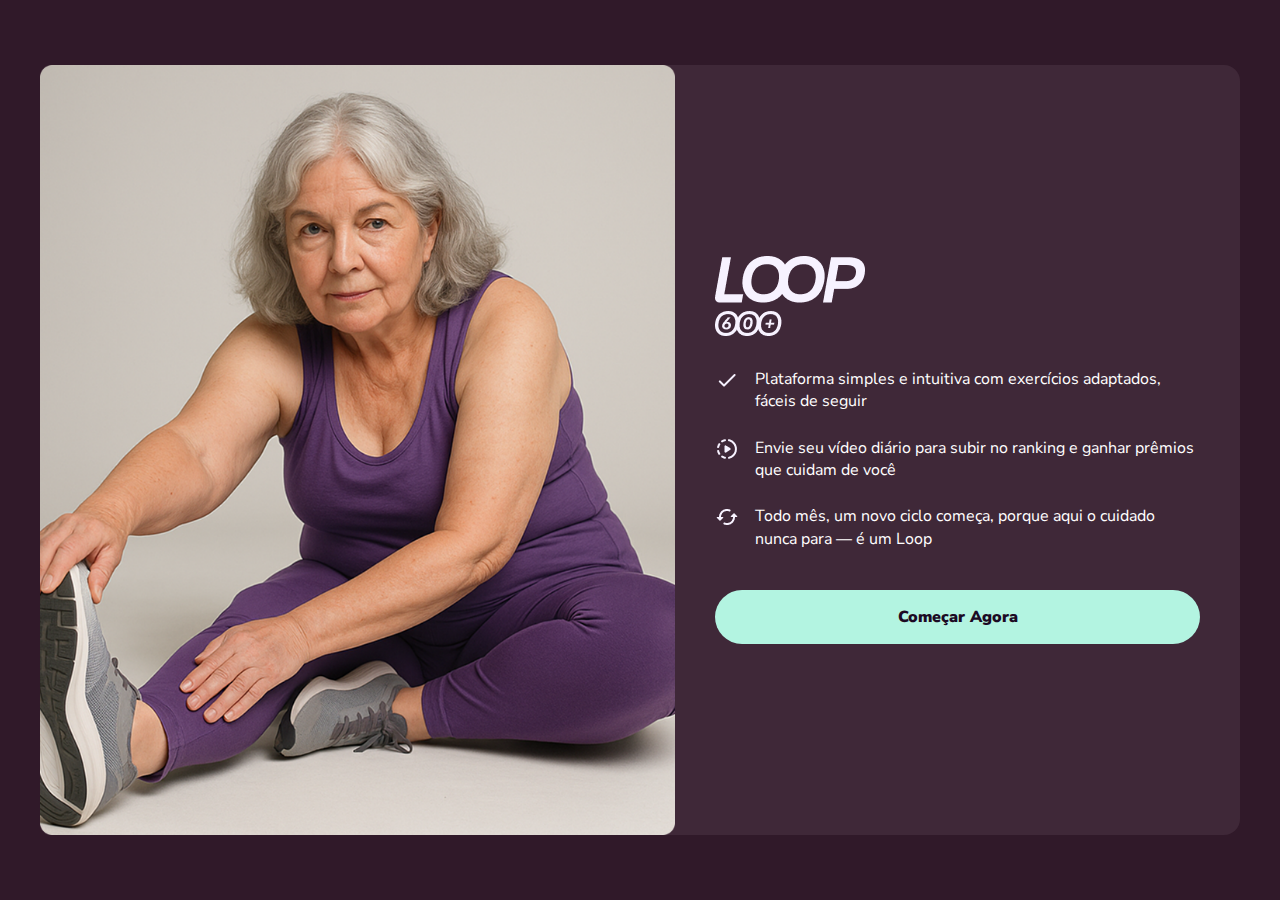
<file: index.html>
<!DOCTYPE html>
<html lang="pt-br">
<head>
  <meta charset="UTF-8" />
  <meta name="viewport" content="width=device-width, initial-scale=1.0"/>
  <title>Loop 60+</title>
  <link href="https://fonts.googleapis.com/css2?family=Nunito+Sans:wght@400;600;700&display=swap" rel="stylesheet" />
  <link rel="stylesheet" href="./style.css"/>
</head>
<body>
  <div class="hero">
    <!-- Imagem principal -->
    <div class="hero-image">
      <img src="assets/senhora.png" alt="Pessoa se exercitando">
    </div>

    <!-- Conteúdo à direita (ou embaixo no mobile) -->
    <div class="hero-content">
      <!-- Logo -->
      <img src="assets/logo_branca.png" alt="Loop 60+" class="logo">

      <!-- Lista de benefícios -->
      <ul class="features">
        <li>
          <img src="assets/check.png" alt="" class="icon">
          <span>Plataforma simples e intuitiva com exercícios adaptados, fáceis de seguir</span>
        </li>
        <li>
          <img src="assets/Slow_motion_video.png" alt="" class="icon">
          <span>Envie seu vídeo diário para subir no ranking e ganhar prêmios que cuidam de você</span>
        </li>
        <li>
          <img src="assets/loop.png" alt="" class="icon">
          <span>Todo mês, um novo ciclo começa, porque aqui o cuidado nunca para — é um Loop</span>
        </li>
      </ul>

      <!-- Call to action -->
      <a href="./pages/login.html" class="btn">Começar Agora</a>
    </div>
  </div>
</body>
</html>
</file>
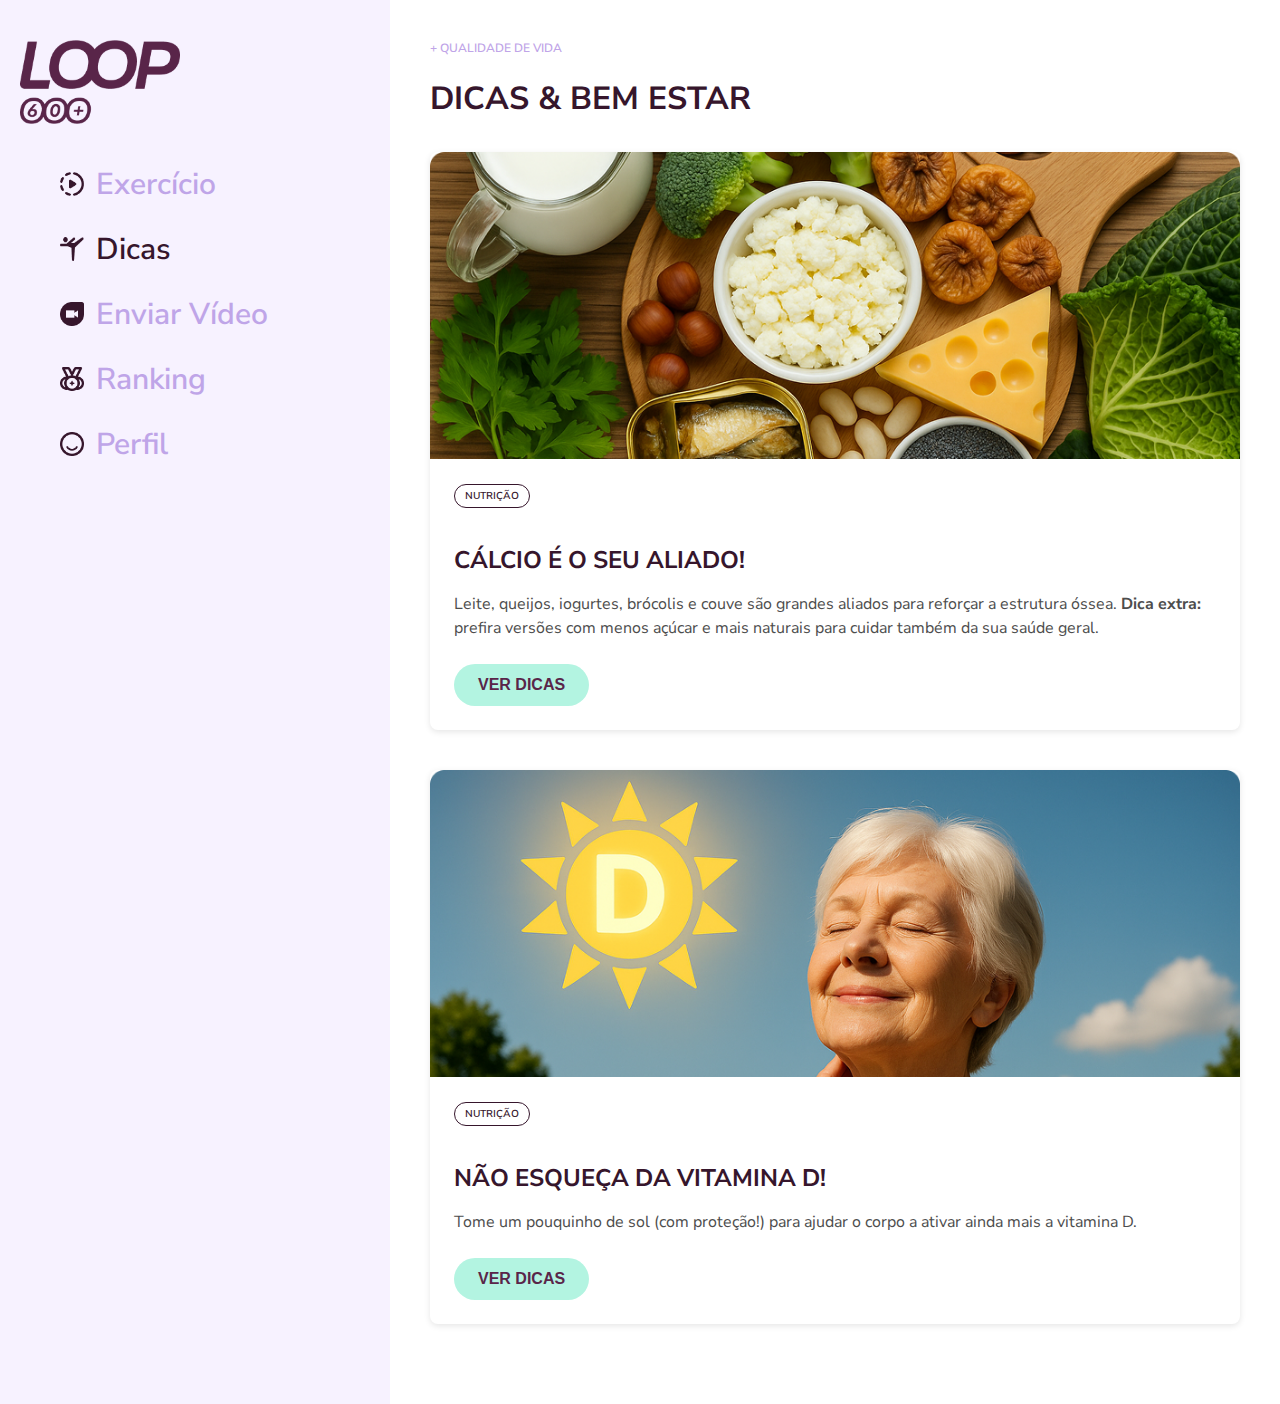
<file: pages/dicas.html>
<!DOCTYPE html>
<html lang="pt-br">
<head>
  <meta charset="UTF-8" />
  <meta name="viewport" content="width=device-width, initial-scale=1.0"/>
  <title>Loop 60+ — Dicas & Bem Estar</title>

  <!-- Google Font Nunito Sans -->
  <link
    href="https://fonts.googleapis.com/css2?family=Nunito+Sans:wght@400;600;700&display=swap"
    rel="stylesheet"
  />

  <!-- CSS principal -->
  <link rel="stylesheet" href="../style/dicas.css"/>
</head>
<body class="dicas-page">
  <div class="container">

    <!-- ===== SIDEBAR ===== -->
    <aside class="sidebar">
      <img src="../assets/logo_roxa.png" alt="Loop 60+" class="sidebar-logo"/>
      <nav class="sidebar-nav">
        <ul>
          <li>
            <a href="./exercicio.html">
              <img src="../assets/icon-exercicio.png" alt="" class="icon"/>
              <span>Exercício</span>
            </a>
          </li>
          <li class="active">
            <a href="./dicas.html">
              <img src="../assets/icon-dicas.png" alt="" class="icon"/>
              <span>Dicas</span>
            </a>
          </li>
          <li>
            <a href="./enviar_video.html">
              <img src="../assets/icon-video.png" alt="" class="icon"/>
              <span>Enviar Vídeo</span>
            </a>
          </li>
          <li>
            <a href="./ranking.html">
              <img src="../assets/icon-ranking.png" alt="" class="icon"/>
              <span>Ranking</span>
            </a>
          </li>
          <li>
            <a href="./perfil.html">
              <img src="../assets/icon-perfil.png" alt="" class="icon"/>
              <span>Perfil</span>
            </a>
          </li>
        </ul>
      </nav>
    </aside>

    <!-- ===== CONTEÚDO PRINCIPAL ===== -->
    <main class="content">
      <header class="page-header">
        <span class="quality">+ QUALIDADE DE VIDA</span>
        <h1>DICAS & BEM ESTAR</h1>
      </header>

      <section class="cards">
        <!-- Card 1 -->
        <article class="card">
          <div class="card-image">
            <img src="../assets/vegetais.png" alt="Cálcio">
          </div>
          <div class="card-body">
            <span class="badge">Nutrição</span>
            <h2>CÁLCIO É O SEU ALIADO!</h2>
            <p>
              Leite, queijos, iogurtes, brócolis e couve são grandes aliados para reforçar a estrutura óssea.  
              <strong>Dica extra:</strong> prefira versões com menos açúcar e mais naturais para cuidar também da sua saúde geral.
            </p>
            <button class="btn card-btn">Ver Dicas</button>
          </div>
        </article>

        <!-- Card 2 -->
        <article class="card">
          <div class="card-image">
            <img src="../assets/vitamina_d.png" alt="Vitamina D">
          </div>
          <div class="card-body">
            <span class="badge">Nutrição</span>
            <h2>NÃO ESQUEÇA DA VITAMINA D!</h2>
            <p>
              Tome um pouquinho de sol (com proteção!) para ajudar o corpo a ativar ainda mais a vitamina D.
            </p>
            <button class="btn card-btn">Ver Dicas</button>
          </div>
        </article>
      </section>
    </main>

  </div>
</body>
</html>
</file>
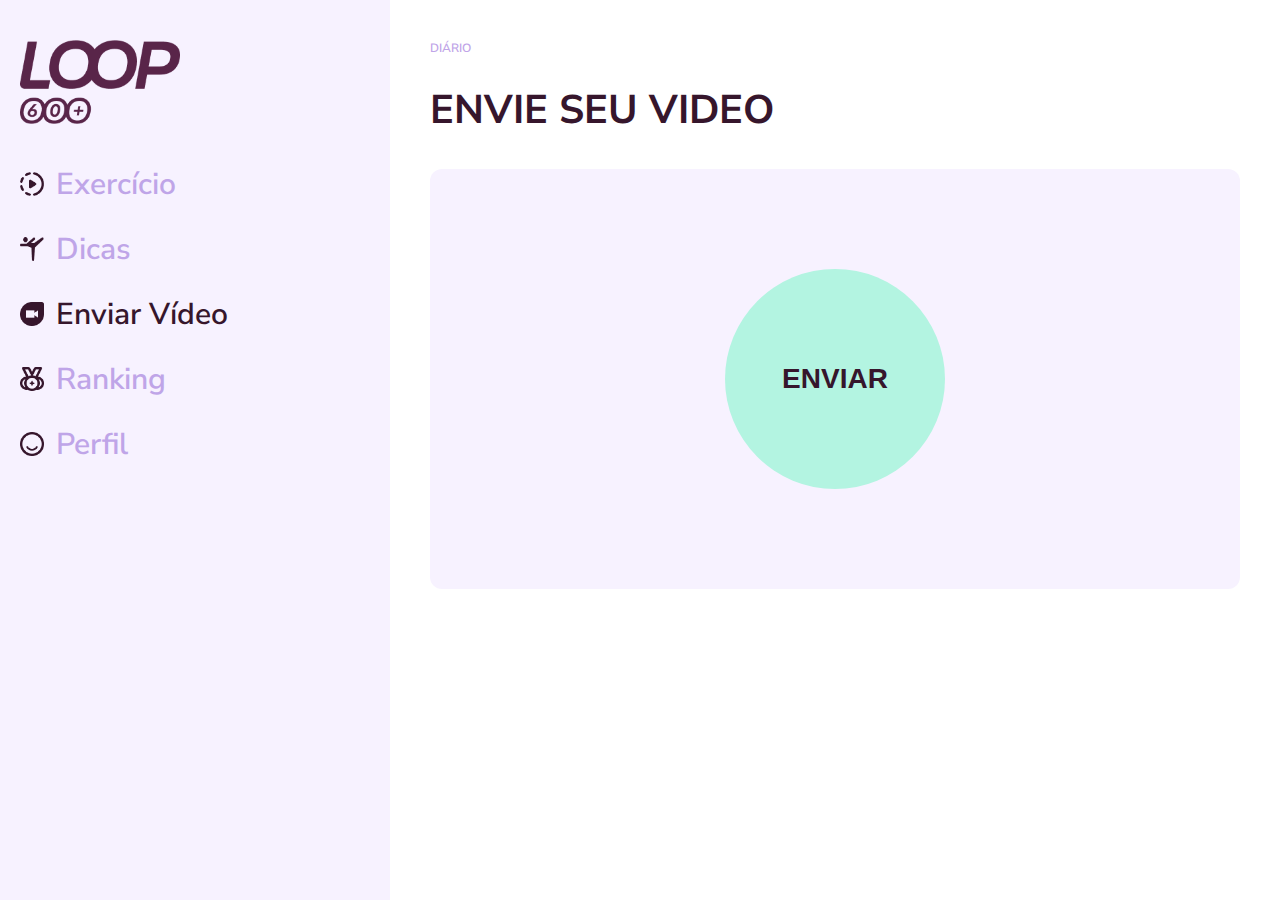
<file: pages/enviar_video.html>
<!DOCTYPE html>
<html lang="pt-br">

<head>
    <meta charset="UTF-8" />
    <meta name="viewport" content="width=device-width, initial-scale=1.0" />
    <title>Loop 60+ — Enviar Vídeo</title>

    <!-- Google Font -->
    <link href="https://fonts.googleapis.com/css2?family=Nunito+Sans:wght@400;600;700&display=swap" rel="stylesheet" />

    <!-- CSS -->
    <link rel="stylesheet" href="../style/enviar_video.css" />
</head>

<body class="video-page">
    <div class="container">

        <!-- SIDEBAR -->
        <aside class="sidebar">
            <img src="../assets/logo_roxa.png" alt="Loop 60+" class="sidebar-logo" />
            <nav class="sidebar-nav">
                <ul>
                    <li><a href="./exercicio.html"><img src="../assets/icon-exercicio.png"
                                class="icon" /><span>Exercício</span></a></li>
                    <li><a href="./dicas.html"><img src="../assets/icon-dicas.png" class="icon" /><span>Dicas</span></a>
                    </li>
                    <li class="active"><a href="./enviar_video.html"><img src="../assets/icon-video.png"
                                class="icon" /><span>Enviar Vídeo</span></a></li>
                    <li><a href="./ranking.html"><img src="../assets/icon-ranking.png"
                                class="icon" /><span>Ranking</span></a></li>
                    <li><a href="./perfil.html"><img src="../assets/icon-perfil.png"
                                class="icon" /><span>Perfil</span></a></li>
                </ul>
            </nav>
        </aside>

        <!-- CONTEÚDO -->
        <main class="content">
            <header class="page-header">
                <span class="quality">DIÁRIO</span>
                <h1>ENVIE SEU VIDEO</h1>
            </header>

            <section class="upload-box">
                <button class="upload-button">ENVIAR</button>
            </section>
        </main>
    </div>
</body>

</html>
</file>
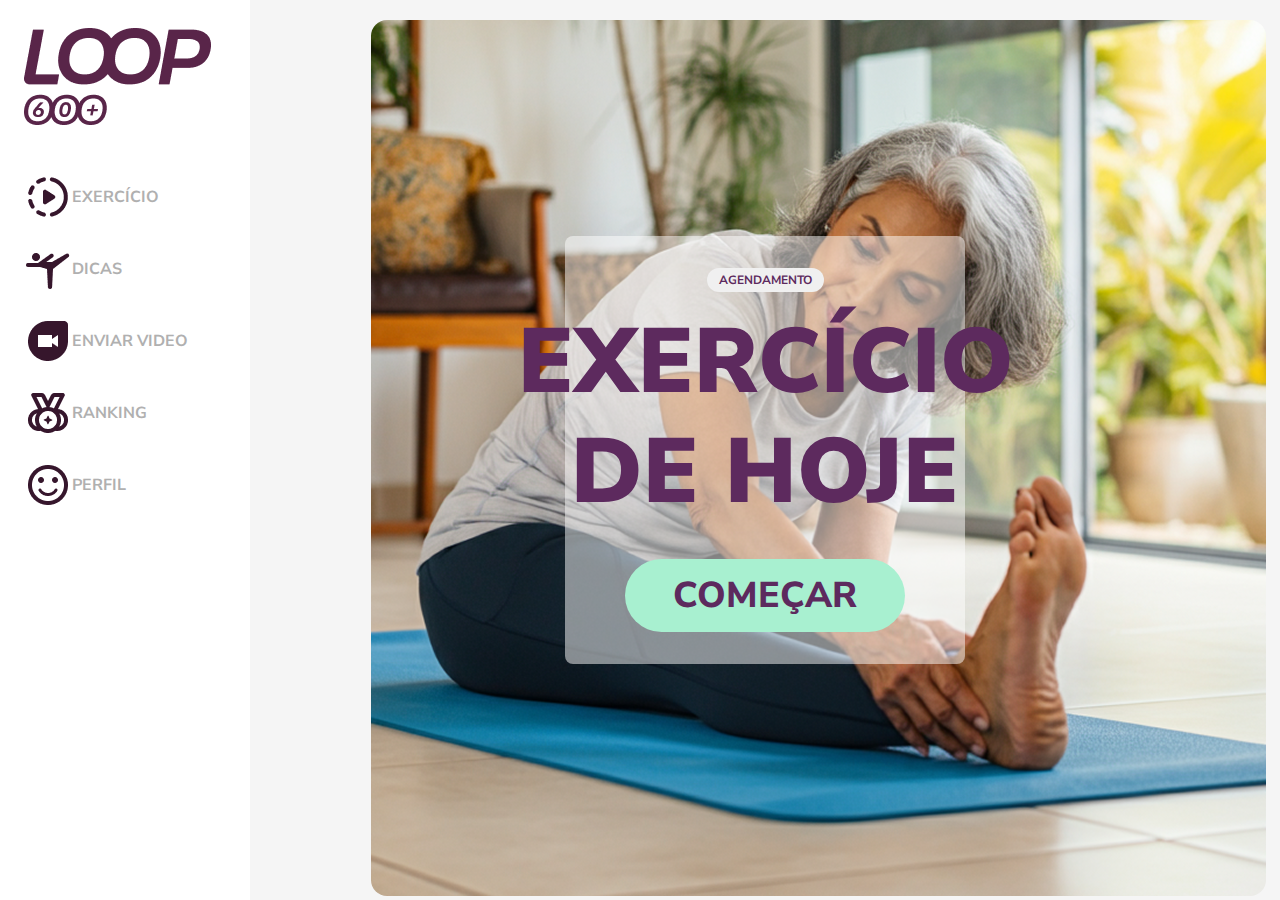
<file: pages/exercicio.html>
<!DOCTYPE html>
<html lang="pt-BR">
<head>
    <meta charset="UTF-8">
    <meta name="viewport" content="width=device-width, initial-scale=1.0">
    <title>LOOP - Fitness App</title>
    <link rel="stylesheet" href="https://cdnjs.cloudflare.com/ajax/libs/font-awesome/6.4.0/css/all.min.css">
    <link rel="preconnect" href="https://fonts.googleapis.com">
    <link rel="preconnect" href="https://fonts.gstatic.com" crossorigin>
    <link href="https://fonts.googleapis.com/css2?family=Inter:ital,opsz,wght@0,14..32,100..900;1,14..32,100..900&family=Nunito+Sans:ital,opsz,wght@0,6..12,200..1000;1,6..12,200..1000&family=Poppins:ital,wght@0,100;0,200;0,300;0,400;0,500;0,600;0,700;0,800;0,900;1,100;1,200;1,300;1,400;1,500;1,600;1,700;1,800;1,900&display=swap" rel="stylesheet">
    <link rel="stylesheet" href="../style/exercicio.css">
</head>
<body>
    <!-- Mobile Menu Toggle -->
    <button class="menu-toggle">
        <i class="fas fa-bars"></i>
    </button>

    <!-- Sidebar -->
    <div class="sidebar">
        <!-- Logo -->
        <div class="logo">
            <img class="logo-dots" src="../assets/Logo.png"/>
        </div>

        <!-- Navigation -->
        <nav class="nav">
            <div class="nav-item" data-nav="exercicio">
                <img src="../assets/Slow motion video.png"/>
                <span>EXERCÍCIO</span>
            </div>
            <div class="nav-item" data-nav="dicas">
                <img src="../assets/Sports gymnastics.png" />
                <span>DICAS</span>
            </div>
            <div class="nav-item" data-nav="video">
                <img src="../assets/Duo.png"/>
                <span>ENVIAR VIDEO</span>
            </div>
            <div class="nav-item" data-nav="ranking">
                <img src="../assets/Social leaderboard.png"/>
                <span>RANKING</span>
            </div>
            <div class="nav-item" data-nav="perfil">
                <img src="../assets/Sentiment satisfied alt.png"/>
                <span>PERFIL</span>
            </div>
        </nav>
    </div>

    <!-- Main Content -->
    <div class="main-content">
        <img src="../assets/Rectangle 27.png" alt="Pessoa fazendo exercício em um tapete de yoga" class="background-image">
        
        <!-- Overlay -->
        <div class="overlay">
            <div class="card">
                <div class="tag">AGENDAMENTO</div>
                <h2>EXERCÍCIO<br>DE HOJE</h2>
                <button class="btn">COMEÇAR</button>
            </div>
        </div>

    </div>

    <!-- Mobile Bottom Navigation -->
    <div class="mobile-nav">
        <div class="mobile-nav-items">
            <div class="mobile-nav-item active" data-nav="exercicio">
                <i class="fas fa-stopwatch"></i>
                <span>EXERCÍCIO</span>
            </div>
            <div class="mobile-nav-item" data-nav="dicas">
                <i class="fas fa-comment"></i>
                <span>DICAS</span>
            </div>
            <div class="mobile-nav-item" data-nav="video">
                <i class="fas fa-video"></i>
                <span>ENVIAR VIDEO</span>
            </div>
            <div class="mobile-nav-item" data-nav="ranking">
                <i class="fas fa-medal"></i>
                <span>RANKING</span>
            </div>
            <div class="mobile-nav-item" data-nav="perfil">
                <i class="fas fa-user-circle"></i>
                <span>PERFIL</span>
            </div>
        </div>
    </div>
    <script src="../js/exercicio.js"></script>
</body>
</html>
</file>
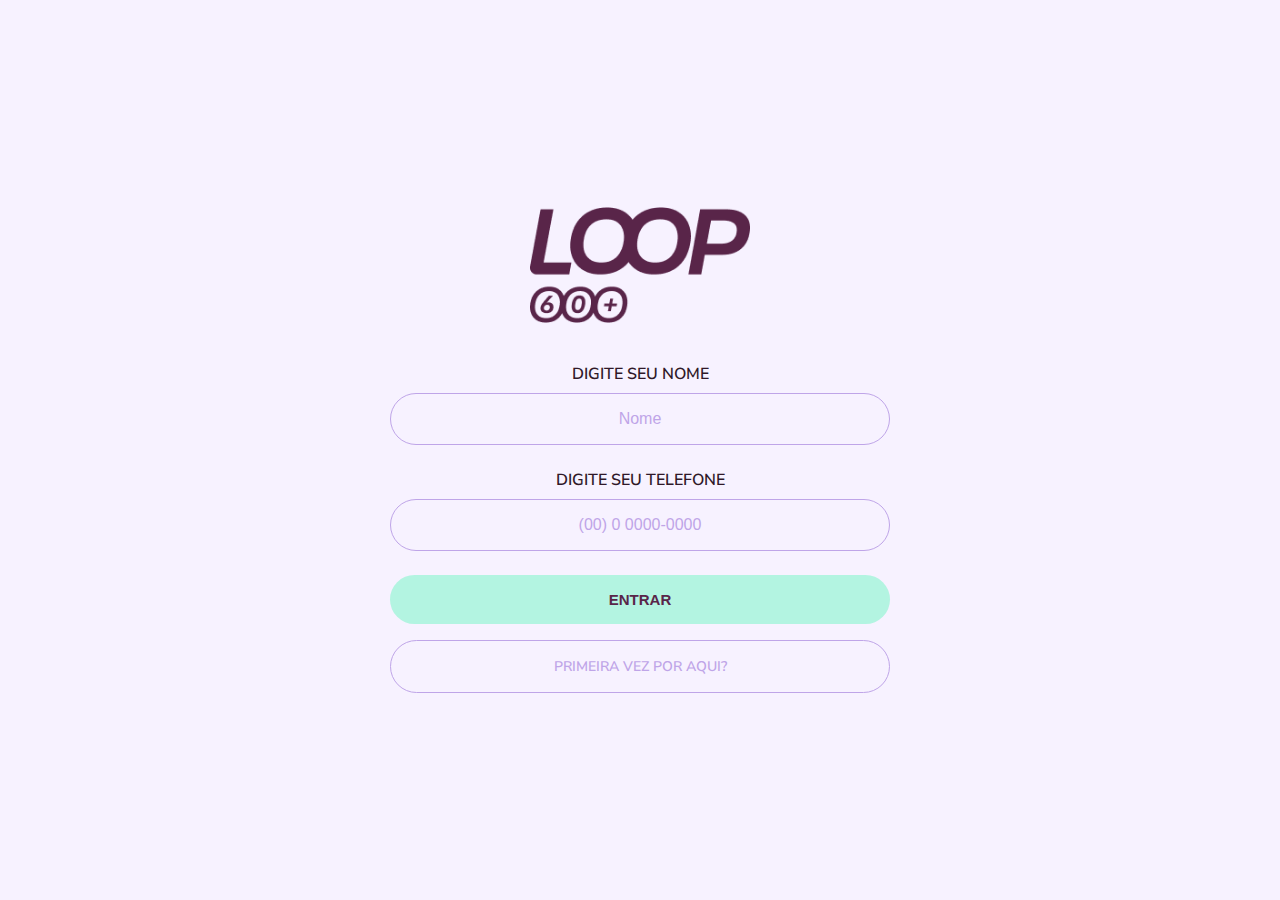
<file: pages/login.html>
<!DOCTYPE html>
<html lang="pt-br">
<head>
  <meta charset="UTF-8" />
  <meta name="viewport" content="width=device-width, initial-scale=1.0"/>
  <title>Loop 60+ — Login</title>

  <!-- Google Font Nunito Sans -->
  <link
    href="https://fonts.googleapis.com/css2?family=Nunito+Sans:wght@400;600;700&display=swap"
    rel="stylesheet"
  />

  <!-- seu CSS principal -->
  <link rel="stylesheet" href="../style/login.css"/>
</head>
<body class="login-page">
  <form class="login-form">
    <!-- logo -->
    <img src="../assets/logo_roxa.png" alt="Loop 60+" class="login-logo"/>

    <!-- campo nome -->
    <div class="form-group">
      <label for="name">DIGITE SEU NOME</label>
      <input
        type="text"
        id="name"
        name="name"
        placeholder="Nome"
        required
      />
    </div>

    <!-- campo telefone -->
    <div class="form-group">
      <label for="phone">DIGITE SEU TELEFONE</label>
      <input
        type="tel"
        id="phone"
        name="phone"
        placeholder="(00) 0 0000-0000"
        required
      />
    </div>

    <!-- botão Entrar -->
    <button type="submit" class="btn-login">ENTRAR</button>

    <!-- link de cadastro -->
    <a href="#" class="btn-outline">PRIMEIRA VEZ POR AQUI?</a>
  </form>
</body>
</html>
</file>
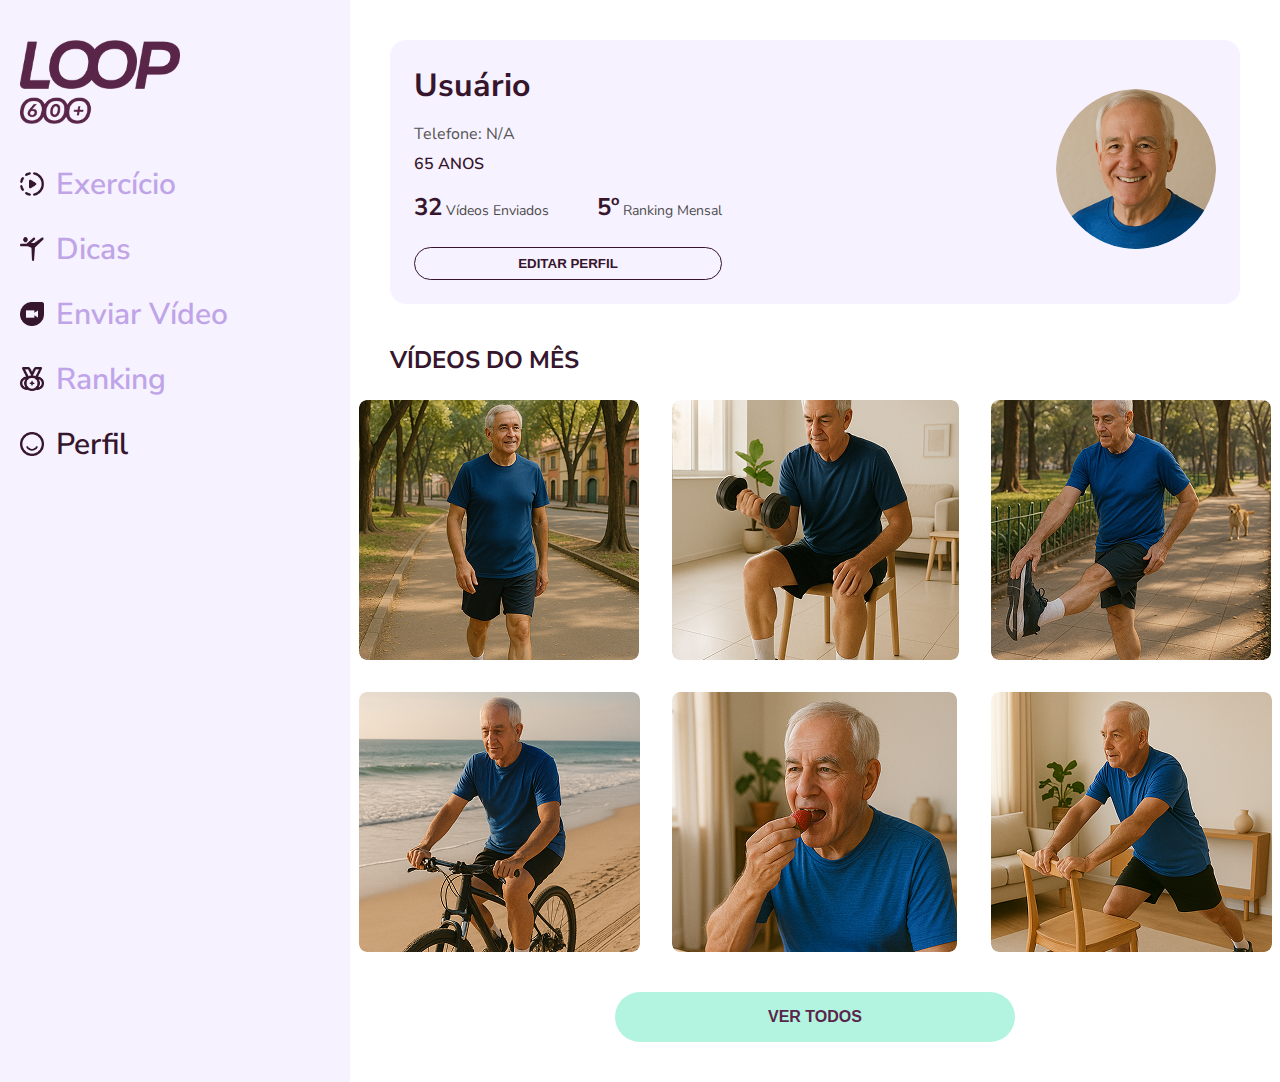
<file: pages/perfil.html>
<!DOCTYPE html>
<html lang="pt-br">
<head>
  <meta charset="UTF-8" />
  <meta name="viewport" content="width=device-width, initial-scale=1.0"/>
  <title>Loop 60+ — Perfil</title>

  <!-- Fonte Nunito Sans -->
  <link href="https://fonts.googleapis.com/css2?family=Nunito+Sans:wght@400;600;700&display=swap" rel="stylesheet"/>

  <!-- CSS global + sidebar + layout de perfil -->
  <link rel="stylesheet" href="../style/perfil.css"/>

  <style>
    /* Estilo opcional para o telefone */
    .telefone {
      display: block;
      margin: 8px 0;
      font-size: 1rem;
      color: #555;
    }
  </style>
</head>
<body class="perfil-page">
  <div class="container">
    <!-- SIDEBAR -->
    <aside class="sidebar">
      <img src="../assets/logo_roxa.png" alt="Loop 60+" class="sidebar-logo"/>
      <nav class="sidebar-nav">
        <ul>
          <li><a href="./exercicio.html"><img src="../assets/icon-exercicio.png" class="icon"/><span>Exercício</span></a></li>
          <li><a href="./dicas.html"><img src="../assets/icon-dicas.png" class="icon"/><span>Dicas</span></a></li>
          <li><a href="./enviar_video.html"><img src="../assets/icon-video.png" class="icon"/><span>Enviar Vídeo</span></a></li>
          <li><a href="./ranking.html"><img src="../assets/icon-ranking.png" class="icon"/><span>Ranking</span></a></li>
          <li class="active"><a href="./perfil.html"><img src="../assets/icon-perfil.png" class="icon"/><span>Perfil</span></a></li>
        </ul>
      </nav>
    </aside>

    <!-- CONTEÚDO PRINCIPAL -->
    <main class="content">
      <!-- HEADER DO PERFIL -->
      <section class="perfil-header">
        <div class="perfil-info">
          <h1 id="nomeUsuario">Nome do Usuário</h1>
          <p class="telefone">Telefone: <span id="telefoneUsuario">N/A</span></p>
          <span class="idade">65 ANOS</span>
          <div class="stats">
            <div class="stat">
              <span class="stat-number">32</span>
              <span class="stat-label">Vídeos Enviados</span>
            </div>
            <div class="stat">
              <span class="stat-number">5º</span>
              <span class="stat-label">Ranking Mensal</span>
            </div>
          </div>
          <button class="btn-outline edit-btn">Editar Perfil</button>
        </div>
        <div class="perfil-image">
          <img src="../assets/user-photo.png" alt="Foto do Usuário">
        </div>
      </section>

      <!-- VÍDEOS DO MÊS -->
      <section class="videos-mes">
        <h2>VÍDEOS DO MÊS</h2>
        <div class="video-grid">
          <div class="video-thumb"><img src="../assets/video1.png" alt=""></div>
          <div class="video-thumb"><img src="../assets/video2.png" alt=""></div>
          <div class="video-thumb"><img src="../assets/video3.png" alt=""></div>
          <div class="video-thumb"><img src="../assets/video4.png" alt=""></div>
          <div class="video-thumb"><img src="../assets/video5.png" alt=""></div>
          <div class="video-thumb"><img src="../assets/video6.png" alt=""></div>
        </div>
        <button class="btn view-all-btn">Ver Todos</button>
      </section>
    </main>
  </div>

  <!-- Script para preencher dados do localStorage -->
  <script>
    document.getElementById('nomeUsuario').textContent = localStorage.getItem('nomeUsuario') || 'Usuário';
    document.getElementById('telefoneUsuario').textContent = localStorage.getItem('telefoneUsuario') || 'N/A';
  </script>
</body>
</html>
</file>
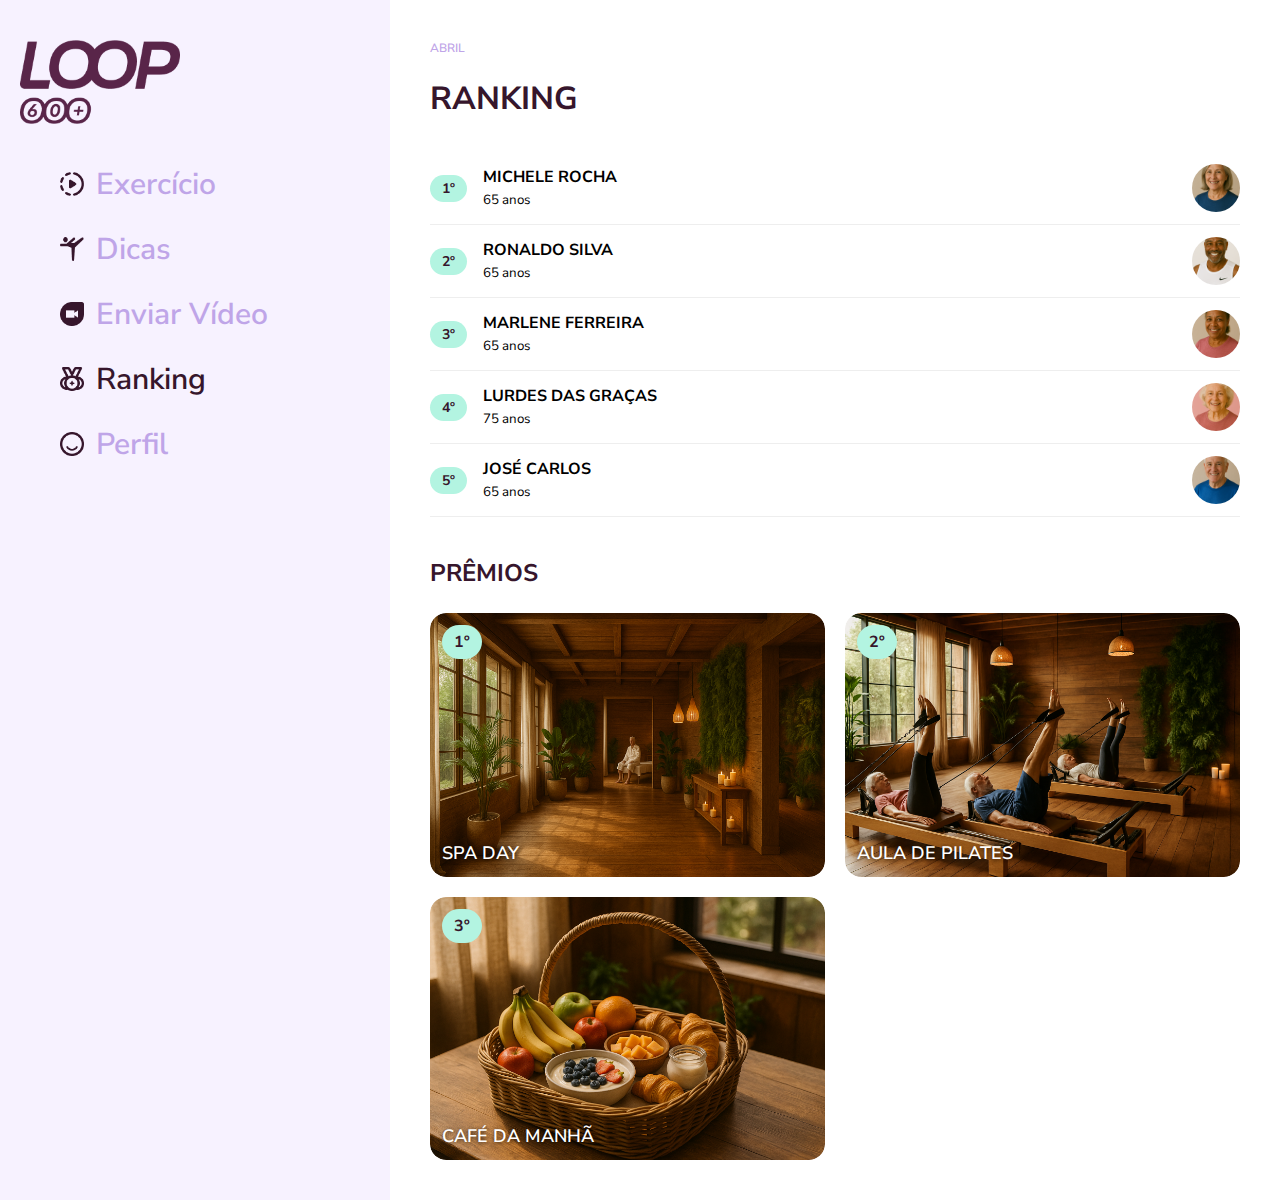
<file: pages/ranking.html>
<!DOCTYPE html>
<html lang="pt-br">

<head>
    <meta charset="UTF-8" />
    <meta name="viewport" content="width=device-width, initial-scale=1.0" />
    <title>Loop 60+ — Ranking</title>

    <!-- Google Font Nunito Sans -->
    <link href="https://fonts.googleapis.com/css2?family=Nunito+Sans:wght@400;600;700&display=swap" rel="stylesheet" />

    <!-- CSS principal -->
    <link rel="stylesheet" href="../style/ranking.css" />
</head>

<body class="ranking-page">
    <div class="container">

        <!-- ===== SIDEBAR ===== -->
        <aside class="sidebar">
            <img src="../assets/logo_roxa.png" alt="Loop 60+" class="sidebar-logo" />
            <nav class="sidebar-nav">
                <ul>
                    <li><a href="./exercicio.html"><img src="../assets/icon-exercicio.png"
                                class="icon" /><span>Exercício</span></a></li>
                    <li><a href="./dicas.html"><img src="../assets/icon-dicas.png" class="icon" /><span>Dicas</span></a>
                    </li>
                    <li><a href="./enviar_video.html"><img src="../assets/icon-video.png" class="icon" /><span>Enviar
                                Vídeo</span></a></li>
                    <li class="active"><a href="./ranking.html"><img src="../assets/icon-ranking.png"
                                class="icon" /><span>Ranking</span></a></li>
                    <li><a href="./perfil.html"><img src="../assets/icon-perfil.png"
                                class="icon" /><span>Perfil</span></a></li>
                </ul>
            </nav>
        </aside>

        <!-- ===== CONTEÚDO PRINCIPAL ===== -->
        <main class="content">
            <header class="page-header">
                <span class="quality">ABRIL</span>
                <h1>RANKING</h1>
            </header>

            <!-- Lista de Usuários -->
            <section class="ranking-list">
                <div class="user-item"><span class="position">1º</span>
                    <div><strong>MICHELE ROCHA</strong><br /><small>65 anos</small></div><img
                        src="/assets/michelerocha.png" alt="Foto Michele" class="avatar">
                </div>
                <div class="user-item"><span class="position">2º</span>
                    <div><strong>RONALDO SILVA</strong><br /><small>65 anos</small></div><img
                        src="../assets/ronaldosilva.png" alt="Foto Ronaldo" class="avatar">
                </div>
                <div class="user-item"><span class="position">3º</span>
                    <div><strong>MARLENE FERREIRA</strong><br /><small>65 anos</small></div><img
                        src="../assets/MARLENEFERREIRA.png" alt="Foto Marlene" class="avatar">
                </div>
                <div class="user-item"><span class="position">4º</span>
                    <div><strong>LURDES DAS GRAÇAS</strong><br /><small>75 anos</small></div><img
                        src="../assets/lurdesdasgracas.png" alt="Foto Lurdes" class="avatar">
                </div>
                <div class="user-item"><span class="position">5º</span>
                    <div><strong>JOSÉ CARLOS</strong><br /><small>65 anos</small></div><img
                        src="../assets/josecarlos.png" alt="Foto José" class="avatar">
                </div>
            </section>

            <!-- Prêmios -->
            <section class="premios">
                <h2>PRÊMIOS</h2>
                <div class="premios-grid">
                    <div class="premio-card">
                        <span class="pos">1º</span>
                        <img src="../assets/spaday.png" alt="Spa Day">
                        <div class="label">SPA DAY</div>
                    </div>
                    <div class="premio-card">
                        <span class="pos">2º</span>
                        <img src="../assets/auladepilates.png" alt="Aula de Pilates">
                        <div class="label">AULA DE PILATES</div>
                    </div>
                    <div class="premio-card">
                        <span class="pos">3º</span>
                        <img src="../assets/cafedamanha.png" alt="Café da Manhã">
                        <div class="label">CAFÉ DA MANHÃ</div>
                    </div>
                </div>
            </section>

        </main>
    </div>
</body>

</html>
</file>
<file: style/dicas.css>
/* ===== Container Geral ===== */
.dicas-page, html, body {
  margin: 0; padding: 0;
  width: 100%; height: 100%;
  font-family: 'Nunito Sans', sans-serif;
}

.container {
  display: flex;
  min-height: 100vh;
}

/* ===== Sidebar ===== */
.sidebar {
  background-color: #F7F2FF;
  width: 350px;
  padding: 40px 20px;
}
.sidebar-logo {
  width: 160px;
  margin-bottom: 40px;
  display: block;
}
.sidebar-nav ul {
  list-style: none;
}
.sidebar-nav li {
  margin-bottom: 24px;
}
.sidebar-nav a {
  display: flex;
  align-items: center;
  text-decoration: none;
  color: #BFA5E8;            /* itens não ativos */
  font-size: 30px;
  font-weight: 600;
}
.sidebar-nav a .icon {
  width: 24px; height: 24px;
  margin-right: 12px;
}
.sidebar-nav li.active a {
  color: #36162C;            /* item “Dicas” ativo */
}

/* ===== Conteúdo ===== */
.content {
  flex: 1;
  background-color: #FFFFFF;
  padding: 40px;
}
.page-header .quality {
  font-size: 12px;
  font-weight: 600;
  color: #BFA5E8;
  text-transform: uppercase;
  display: block;
  margin-bottom: 8px;
}
.page-header h1 {
  font-size: 32px;
  font-weight: 700;
  color: #36162C;
  margin-bottom: 32px;
}

/* ===== Cards ===== */
.cards .card {
  margin-bottom: 40px;
  border-radius: 8px;
  overflow: hidden;
  box-shadow: 0 2px 6px rgba(0,0,0,0.1);
}
.card-image img {
  width: 100%;
  height: auto;
  display: block;
}
.card-body {
  padding: 24px;
}
.card-body .badge {
  display: inline-block;
  font-size: 10px;
  font-weight: 600;
  color: #36162C;
  border: 1px solid #36162C;
  border-radius: 12px;
  padding: 4px 10px;
  text-transform: uppercase;
  margin-bottom: 16px;
}
.card-body h2 {
  font-size: 24px;
  color: #36162C;
  margin-bottom: 16px;
}
.card-body p {
  font-size: 16px;
  color: #4D4D4D;
  line-height: 1.5;
  margin-bottom: 24px;
}
.card-btn {
  display: inline-block;
  background-color: #B3F4E1;
  color: #592549;
  border: none;
  border-radius: 999px;
  padding: 12px 24px;
  font-size: 16px;
  font-weight: 600;
  text-transform: uppercase;
  cursor: pointer;
  transition: opacity 0.3s;
}
.card-btn:hover {
  opacity: 0.8;
}

/* ===== Responsivo (exemplo) ===== */
@media (max-width: 768px) {
  .container {
    flex-direction: column;
  }
  .sidebar {
    width: 100%;
    display: flex;
    justify-content: space-around;
    padding: 20px;
  }
  .content {
    padding: 20px;
  }
}
</file>
<file: style/enviar_video.css>
/* ===== Página Enviar Vídeo ===== */
.video-page, html, body {
    margin: 0;
    padding: 0;
    width: 100%;
    height: 100%;
    font-family: 'Nunito Sans', sans-serif;
    background-color: #fff;
  }
  
  .container {
    display: flex;
    min-height: 100vh;
    flex-direction: row;
  }
  
  .sidebar {
    background-color: #F7F2FF;
    width: 350px;
    padding: 40px 20px;
  }
  .sidebar-logo {
    width: 160px;
    margin-bottom: 40px;
    display: block;
  }
  .sidebar-nav ul {
    list-style: none;
    padding: 0;
    margin: 0;
  }
  .sidebar-nav li {
    margin-bottom: 24px;
  }
  .sidebar-nav a {
    display: flex;
    align-items: center;
    text-decoration: none;
    color: #BFA5E8;
    font-size: 30px;
    font-weight: 600;
  }
  .sidebar-nav a .icon {
    width: 24px;
    height: 24px;
    margin-right: 12px;
  }
  .sidebar-nav li.active a {
    color: #36162C;
  }
  
  .content {
    flex: 1;
    padding: 40px;
    background-color: #fff;
  }
  .page-header .quality {
    font-size: 12px;
    font-weight: 600;
    color: #BFA5E8;
    text-transform: uppercase;
    display: block;
    margin-bottom: 8px;
  }
  .page-header h1 {
    font-size: 40px;
    font-weight: 700;
    color: #36162C;
    margin-bottom: 32px;
  }
  
  .upload-box {
    background-color: #F7F2FF;
    border-radius: 12px;
    padding: 100px 0;
    text-align: center;
  }
  .upload-button {
    width: 220px;
    height: 220px;
    background-color: #B3F4E1;
    border-radius: 50%;
    border: none;
    color: #36162C;
    font-weight: 700;
    font-size: 28px;
    cursor: pointer;
  }
  
  /* Responsivo */
  @media (max-width: 768px) {
    .container {
      flex-direction: column;
    }
  
    .sidebar {
      width: 100%;
      position: fixed;
      bottom: 0;
      left: 0;
      background-color: #F7F2FF;
      padding: 12px 0;
      border-top: 1px solid #ddd;
      z-index: 1000;
    }
  
    .sidebar-logo {
      display: none;
    }
  
    .sidebar-nav ul {
      display: flex;
      justify-content: space-around;
      align-items: center;
      margin: 0;
      padding: 0;
    }
  
    .sidebar-nav li {
      margin: 0;
      text-align: center;
      flex: 1;
    }
  
    .sidebar-nav a {
      flex-direction: column;
      align-items: center;
      font-size: 12px;
      color: #BFA5E8;
    }
  
    .sidebar-nav a .icon {
      margin: 0 auto 4px auto;
    }
  
    .sidebar-nav li.active a {
      color: #36162C;
    }
  
    .content {
      padding: 24px;
      padding-bottom: 80px;
    }
  
    .page-header h1 {
      font-size: 28px;
    }
  
    .upload-box {
      padding: 60px 0;
    }
  
    .upload-button {
      width: 160px;
      height: 160px;
      font-size: 22px;
    }
  }
</file>
<file: style/exercicio.css>
* {
            margin: 0;
            padding: 0;
            box-sizing: border-box;
            font-family: "Nunito Sans", sans-serif;
            font-weight: 700;
        }

        body {
            background-color: #f5f5f5;
            display: flex;
            height: 100vh;
            overflow: hidden;
        }

        /* Sidebar */
        .sidebar {
            width: 250px;
            background-color: white;
            padding: 24px;
            display: flex;
            flex-direction: column;
            z-index: 10;
            transition: transform 0.3s ease;
        }

        .logo {
            margin-bottom: 48px;
        }

        .logo h1 {
            font-weight: 700;
            color: #5d2a5e;
        }

        .logo-dots {
            display: flex;
            margin-top: 4px;
        }

        .dot {
            width: 12px;
            height: 12px;
            background-color: #5d2a5e;
            border-radius: 50%;
            margin-right: 4px;
        }

        /* Navigation */
        .nav {
            display: flex;
            flex-direction: column;
            flex: 1;
        }

        .nav-item {
            display: flex;
            align-items: center;
            margin-bottom: 24px;
            color: #b0b0b0;
            cursor: pointer;
            transition: color 0.2s;

        }

        a {
        text-decoration: none;
        font-family: "Nunito Sans", sans-serif; 
        font-size: 1.5rem;
        font-weight:normal;    
    }

        .nav-item.active {
            color: #5d2a5e;
        }

        .nav-item:hover {
            color: #5d2a5e;
        }

        .nav-item i {
            width: 20px;
            margin-right: 12px;
            font-size: 1.2rem;
        }


        /* Main Content */
        .main-content {
            flex: 1;
            position: relative;
            overflow: hidden;
        }

        .background-image {
            position: absolute;
            width: 895px;
            height: 876px;
            margin-left: 121px;
            margin-top: 20px;
            object-fit: cover;
            border-radius: 16px;
        }

        .overlay {
            position: absolute;
            inset: 0;
            display: flex;
            align-items: center;
            justify-content: center;
            padding: 20px;
        }

        .card {
            background-color: rgba(255, 255, 255, 0.5);
            padding: 32px;
            border-radius: 8px;
            width: 80%;
            max-width: 400px;
            display: flex;
            flex-direction: column;
            align-items: center;
        }

        .tag {
            background-color: #f0f0f0;
            color: #5d2a5e;
            font-size: 0.75rem;
            padding: 4px 12px;
            border-radius: 999px;
            margin-bottom: 16px;
        }

        .card h2 {
            font-size: 5.688rem;
            font-weight: bold;
            color: #5d2a5e;
            text-align: center;
            margin-bottom: 32px;
            line-height: 1.2;
            font-weight: 900;
        }

        .btn {
            background-color: #a8f0d0;
            color: #5d2a5e;
            font-weight: 800;
            padding: 12px 48px;
            border-radius: 999px;
            border: none;
            cursor: pointer;
            transition: background-color 0.2s;
            font-size: 2.25rem;
        }

        .btn:hover {
            background-color: #95e6c2;
        }

        .profile-button {
            position: absolute;
            bottom: 16px;
            right: 16px;
            width: 40px;
            height: 40px;
            background-color: #5d2a5e;
            border-radius: 50%;
            display: flex;
            align-items: center;
            justify-content: center;
            color: white;
            font-weight: 600;
            cursor: pointer;
            z-index: 5;
        }

        /* Mobile Menu Toggle */
        .menu-toggle {
            display: none;
            position: absolute;
            top: 20px;
            left: 20px;
            z-index: 20;
            background-color: #5d2a5e;
            color: white;
            border: none;
            width: 40px;
            height: 40px;
            border-radius: 50%;
            cursor: pointer;
            font-size: 1.2rem;
        }

        /* Mobile Bottom Navigation */
        .mobile-nav {
            display: none;
            position: fixed;
            bottom: 0;
            left: 0;
            right: 0;
            background-color: white;
            padding: 12px;
            box-shadow: 0 -2px 10px rgba(0, 0, 0, 0.1);
            z-index: 10;
        }

        .mobile-nav-items {
            display: flex;
            justify-content: space-around;
        }

        .mobile-nav-item {
            display: flex;
            flex-direction: column;
            align-items: center;
            color: #b0b0b0;
        }

        .mobile-nav-item.active {
            color: #5d2a5e;
        }

        .mobile-nav-item i {
            font-size: 1.2rem;
            margin-bottom: 4px;
        }

        .mobile-nav-item span {
            font-size: 0.7rem;
            font-weight: 500;
        }

        /* Responsive Styles */
        @media (max-width: 1024px) {
            .sidebar {
                width: 200px;
                padding: 20px;
            }

            .logo {
                margin-bottom: 36px;
            }

            .logo h1 {
                font-size: 2rem;
            }

            .dot {
                width: 10px;
                height: 10px;
            }

            .nav-item {
                margin-bottom: 20px;
            }

            .card {
                padding: 24px;
            }

            .card h2 {
                font-size: 1.8rem;
                margin-bottom: 24px;
            }

            .btn {
                padding: 10px 36px;
            }
        }

        @media (max-width: 768px) {
            body {
                flex-direction: column;
            }

            .sidebar {
                position: fixed;
                top: 0;
                left: 0;
                bottom: 0;
                transform: translateX(-100%);
                box-shadow: 2px 0 10px rgba(0, 0, 0, 0.1);
            }

            .sidebar.active {
                transform: translateX(0);
            }

            .menu-toggle {
                display: flex;
                align-items: center;
                justify-content: center;
            }

            .mobile-nav {
                display: block;
            }

            .main-content {
                padding-bottom: 70px; /* Space for mobile nav */
            }

            .card {
                width: 90%;
                padding: 20px;
            }

            .card h2 {
                font-size: 1.6rem;
                margin-bottom: 20px;
            }

            .btn {
                padding: 10px 32px;
                font-size: 0.9rem;
            }

            .profile-button {
                bottom: 80px; /* Position above mobile nav */
            }
        
            .background-image {
                height: 60%;
                width: 60%;
                margin-top: 200px;
                margin-left: 150px;
            }
        }

        @media (max-width: 480px) {
            .card {
                width: 95%;
                padding: 16px;
            }

            .card h2 {
                font-size: 1.4rem;
                margin-bottom: 16px;
            }

            .btn {
                padding: 8px 24px;
                font-size: 0.85rem;
            }

            .menu-toggle {
                top: 16px;
                left: 16px;
                width: 36px;
                height: 36px;
            }

            .background-image {
                height: 60%;
                width: 60%;
                margin-top: 200px;
                margin-left: 70px;
            }
        }

        /* For very small screens */
        @media (max-width: 320px) {
            .mobile-nav-item span {
                font-size: 0.6rem;
            }

            .card h2 {
                font-size: 1.2rem;
            }

            .btn {
                padding: 8px 20px;
                font-size: 0.8rem;
            }

            .background-image {
                height: 60%;
                width: 60%;
                margin-top: 200px;
                margin-left: 70px;
            }
        }

        /* For landscape orientation on mobile */
        @media (max-height: 500px) and (orientation: landscape) {
            .mobile-nav {
                padding: 8px;
            }

            .mobile-nav-item i {
                font-size: 1rem;
                margin-bottom: 2px;
            }

            .mobile-nav-item span {
                font-size: 0.6rem;
            }

            .card {
                padding: 16px;
            }

            .card h2 {
                font-size: 1.3rem;
                margin-bottom: 16px;
            }

            .btn {
                padding: 8px 24px;
            }


        }
</file>
<file: style/ranking.css>
/* ===== Página Ranking ===== */
.ranking-page,
html,
body {
    margin: 0;
    padding: 0;
    width: 100%;
    height: 100%;
    font-family: 'Nunito Sans', sans-serif;
}

.container {
    display: flex;
    min-height: 100vh;
}

.sidebar {
    background-color: #F7F2FF;
    width: 350px;
    padding: 40px 20px;
}

.sidebar-logo {
    width: 160px;
    margin-bottom: 40px;
    display: block;
}

.sidebar-nav ul {
    list-style: none;
}

.sidebar-nav li {
    margin-bottom: 24px;
}

.sidebar-nav a {
    display: flex;
    align-items: center;
    text-decoration: none;
    color: #BFA5E8;
    font-size: 30px;
    font-weight: 600;
}

.sidebar-nav a .icon {
    width: 24px;
    height: 24px;
    margin-right: 12px;
}

.sidebar-nav li.active a {
    color: #36162C;
}

.content {
    flex: 1;
    background-color: #FFFFFF;
    padding: 40px;
}

.page-header .quality {
    font-size: 12px;
    font-weight: 600;
    color: #BFA5E8;
    text-transform: uppercase;
    display: block;
    margin-bottom: 8px;
}

.page-header h1 {
    font-size: 32px;
    font-weight: 700;
    color: #36162C;
    margin-bottom: 32px;
}

.ranking-list .user-item {
    display: flex;
    align-items: center;
    justify-content: space-between;
    border-bottom: 1px solid #eee;
    padding: 12px 0;
}

.user-item .position {
    background-color: #B3F4E1;
    color: #36162C;
    font-weight: 700;
    padding: 4px 12px;
    border-radius: 999px;
    font-size: 14px;
    margin-right: 16px;
}

.user-item div {
    flex-grow: 1;
}

.avatar {
    width: 48px;
    height: 48px;
    border-radius: 50%;
    object-fit: cover;
}

.premios {
    margin-top: 40px;
}

.premios h2 {
    font-size: 24px;
    color: #36162C;
    margin-bottom: 24px;
}

.premios-grid {
    display: grid;
    grid-template-columns: repeat(auto-fit, minmax(280px, 1fr));
    gap: 20px;
}

.premio-card {
    position: relative;
    border-radius: 16px;
    overflow: hidden;
}

.premio-card img {
    width: 100%;
    height: auto;
    display: block;
    border-radius: 16px;
}

.premio-card .pos {
    position: absolute;
    top: 12px;
    left: 12px;
    background: #B3F4E1;
    color: #36162C;
    padding: 6px 12px;
    font-weight: 700;
    border-radius: 999px;
}

.premio-card .label {
    position: absolute;
    bottom: 12px;
    left: 12px;
    font-size: 18px;
    font-weight: 600;
    color: #fff;
    text-shadow: 0 1px 4px rgba(0, 0, 0, 0.7);
}

@media (max-width: 768px) {
    .container {
        flex-direction: column;
    }

    /* ===== Página Ranking ===== */
    .ranking-page,
    html,
    body {
        margin: 0;
        padding: 0;
        width: 100%;
        height: 100%;
        font-family: 'Nunito Sans', sans-serif;
    }

    .container {
        display: flex;
        min-height: 100vh;
        flex-direction: row;
    }

    .sidebar {
        background-color: #F7F2FF;
        width: 350px;
        padding: 40px 20px;
    }

    .sidebar-logo {
        width: 160px;
        margin-bottom: 40px;
        display: block;
    }

    .sidebar-nav ul {
        list-style: none;
        padding: 0;
        margin: 0;
    }

    .sidebar-nav li {
        margin-bottom: 24px;
    }

    .sidebar-nav a {
        display: flex;
        align-items: center;
        text-decoration: none;
        color: #BFA5E8;
        font-size: 30px;
        font-weight: 600;
    }

    .sidebar-nav a .icon {
        width: 24px;
        height: 24px;
        margin-right: 12px;
    }

    .sidebar-nav li.active a {
        color: #36162C;
    }

    .content {
        flex: 1;
        background-color: #FFFFFF;
        padding: 40px;
    }

    .page-header .quality {
        font-size: 12px;
        font-weight: 600;
        color: #BFA5E8;
        text-transform: uppercase;
        display: block;
        margin-bottom: 8px;
    }

    .page-header h1 {
        font-size: 32px;
        font-weight: 700;
        color: #36162C;
        margin-bottom: 32px;
    }

    .ranking-list .user-item {
        display: flex;
        align-items: center;
        justify-content: space-between;
        border-bottom: 1px solid #eee;
        padding: 12px 0;
    }

    .user-item .position {
        background-color: #B3F4E1;
        color: #36162C;
        font-weight: 700;
        padding: 4px 12px;
        border-radius: 999px;
        font-size: 14px;
        margin-right: 16px;
    }

    .user-item div {
        flex-grow: 1;
    }

    .avatar {
        width: 48px;
        height: 48px;
        border-radius: 50%;
        object-fit: cover;
    }

    .premios {
        margin-top: 40px;
    }

    .premios h2 {
        font-size: 24px;
        color: #36162C;
        margin-bottom: 24px;
    }

    .premios-grid {
        display: grid;
        grid-template-columns: repeat(auto-fit, minmax(280px, 1fr));
        gap: 20px;
    }

    .premio-card {
        position: relative;
        border-radius: 16px;
        overflow: hidden;
    }

    .premio-card img {
        width: 100%;
        height: auto;
        display: block;
        border-radius: 16px;
    }

    .premio-card .pos {
        position: absolute;
        top: 12px;
        left: 12px;
        background: #B3F4E1;
        color: #36162C;
        padding: 6px 12px;
        font-weight: 700;
        border-radius: 999px;
    }

    .premio-card .label {
        position: absolute;
        bottom: 12px;
        left: 12px;
        font-size: 18px;
        font-weight: 600;
        color: #fff;
        text-shadow: 0 1px 4px rgba(0, 0, 0, 0.7);
    }

    @media (max-width: 768px) {
        .container {
            flex-direction: column;
        }

        .sidebar {
            width: 100%;
            position: fixed;
            bottom: 0;
            left: 0;
            background-color: #F7F2FF;
            padding: 12px 0;
            border-top: 1px solid #ddd;
            z-index: 1000;
        }

        .sidebar-logo {
            display: none;
        }

        .sidebar-nav ul {
            display: flex;
            justify-content: space-around;
            align-items: center;
            margin: 0;
            padding: 0;
        }

        .sidebar-nav li {
            margin: 0;
            text-align: center;
            flex: 1;
        }

        .sidebar-nav a {
            flex-direction: column;
            align-items: center;
            font-size: 12px;
            color: #BFA5E8;
        }

        .sidebar-nav a .icon {
            margin: 0 auto 4px auto;
        }

        .sidebar-nav li.active a {
            color: #36162C;
        }

        .content {
            padding: 24px;
            padding-bottom: 80px;
        }
    }
}
</file>
<file: style.css>
/* ===== Reset & Base ===== */
* {
    margin: 0;
    padding: 0;
    box-sizing: border-box;
  }
  body {
    font-family: 'Nunito Sans', sans-serif;
    background-color: #301929;
    color: #ffffff;
    display: flex;
    justify-content: center;
    align-items: center;
    min-height: 100vh;
    padding: 20px;
  }
  
  /* ===== Hero Container ===== */
  .hero {
    display: flex;
    width: 100%;
    max-width: 1200px;
    background-color: #3F2838;
    border-radius: 16px;
  }
  
  /* ===== Imagem ===== */
  .hero-image img {
    width: 100%;
    height: auto;
    display: block;
  }
  
  /* ===== Conteúdo ===== */
  .hero-content {
    padding: 40px;
    display: flex;
    flex-direction: column;
    justify-content: center;
  }

  .logo {
    width: 150px;
    margin-bottom: 32px;
  }
  
  /* Lista de itens */
  .features {
    list-style: none;
    display: flex;
    flex-direction: column;
    gap: 24px;
    margin-bottom: 40px;
  }

  .features li {
    display: flex;
    align-items: flex-start;
    line-height: 1.4;
  }
  .features .icon {
    width: 24px;
    height: 24px;
    margin-right: 16px;
    flex-shrink: 0;
  }
  
  /* Botão CTA */
  .btn {
    display: inline-block;
    text-align: center;
    padding: 16px 32px;
    background-color: #B3F4E1;
    color: #1C0A24;
    border-radius: 999px;
    font-weight: 900;
    text-decoration: none;
    transition: opacity 0.3s;
  }
  .btn:hover {
    opacity: 0.8;
  }
  
  /* ===== Responsividade ===== */
  @media (max-width: 768px) {
    .hero {
      flex-direction: column;
    }
    .hero-content {
      padding: 20px;
    }
    .logo {
      width: 150px;
      margin-bottom: 24px;
    }
    .features {
      gap: 16px;
      margin-bottom: 32px;
    }
  }
</file>
<file: style/login.css>
/* ===== Reset & Base ===== */
* {
    margin: 0;
    padding: 0;
    box-sizing: border-box;
  }
  
  /* força fundo rosa em toda a viewport */
  html, body {
    height: 100%;
    width: 100%;
    background-color: #F7F2FF !important;
    font-family: 'Nunito Sans', sans-serif;
  }
  
  /* ===== Login Page ===== */
  body.login-page {
    display: flex;
    align-items: center;
    justify-content: center;
    padding: 20px;
  }
  
  /* centraliza e limita o formulário */
  .login-form {
    width: 100%;
    max-width: 500px;
    text-align: center;
  }
  
  /* logo */
  .login-logo {
    width: 220px;
    margin: 0 auto 40px;
    display: block;
  }
  
  /* labels */
  .form-group label {
    display: block;
    font-weight: 600;
    font-size: 16px;
    color: #301929;             /* roxo escuro exato */
    margin-bottom: 8px;
    text-transform: uppercase;
  }
  
  /* inputs */
  .form-group input {
    width: 100%;
    padding: 16px 20px;
    border-radius: 999px;
    border: 1px solid #BFA5E8;  /* cinza-roxo exato */
    background: transparent;
    font-size: 16px;
    color: #301929;             /* texto digitado roxo */
    text-align: center;
    margin-bottom: 24px;
  }
  
  .form-group input::placeholder {
    color: #BFA5E8;             /* placeholder cinza-roxo */
    opacity: 1;
  }
  
  /* botão “ENTRAR” */
  .btn-login {
    width: 100%;
    padding: 16px 0;
    background-color: #B3F4E1;  /* verde-água exato */
    color: #592549;             /* texto roxo exato */
    border: none;
    border-radius: 999px;
    font-weight: 600;
    font-size: 15px;
    cursor: pointer;
    margin-bottom: 16px;
    text-transform: uppercase;
    transition: opacity 0.3s;
  }
  .btn-login:hover {
    opacity: 0.8;
  }
  
  /* link “PRIMEIRA VEZ POR AQUI?” */
  .btn-outline {
    display: block;
    width: 100%;
    padding: 16px 0;
    background: transparent;
    border: 1px solid #BFA5E8;  /* mesma cor do input */
    border-radius: 999px;
    color: #BFA5E8;             /* mesma cor do input */
    font-weight: 600;
    font-size: 14px;
    text-decoration: none;
    text-transform: uppercase;
    transition: opacity 0.3s;
  }
  .btn-outline:hover {
    opacity: 0.8;
  }
  
  /* responsividade leve */
  @media (max-width: 480px) {
    .login-form {
      padding: 0 10px;
    }
  }
</file>
<file: style/perfil.css>
/* ===== Reset & Base ===== */
* {
  margin: 0;
  padding: 0;
  box-sizing: border-box;
}
html, body {
  width: 100%;
  height: 100%;
  font-family: 'Nunito Sans', sans-serif;
  background-color: #FFFFFF;  /* fundo branco como na página Dicas */
}

/* ===== Container como Grid ===== */
.perfil-page .container {
  display: grid;
  grid-template-columns: 350px minmax(0, 1fr);
  /* sidebar sempre 350px, content ocupa o resto */
  min-height: 100vh;
}

/* ===== Sidebar (idêntica à de Dicas) ===== */
.sidebar {
  background-color: #F7F2FF;
  width: 350px;
  padding: 40px 20px;
}
.sidebar-logo {
  width: 160px;
  display: block;
  margin-bottom: 40px;
}
.sidebar-nav ul {
  list-style: none;
  padding-left: 0;
}
.sidebar-nav li {
  margin-bottom: 24px;
}
.sidebar-nav a {
  display: flex;
  align-items: center;
  text-decoration: none;
  color: #BFA5E8;     /* itens não ativos */
  font-size: 30px;
  font-weight: 600;
}
.sidebar-nav a .icon {
  width: 24px;
  height: 24px;
  margin-right: 12px;
}
.sidebar-nav li.active a {
  color: #36162C;     /* item ativo */
}

/* ===== Conteúdo Principal ===== */
.perfil-page .content {
  background-color: #FFFFFF;
  padding: 40px;
  overflow: auto;
}

/* ===== Header do Perfil ===== */
.perfil-header {
  display: flex;
  align-items: center;
  justify-content: space-between;
  background-color: #F7F2FF;
  border-radius: 16px;
  padding: 24px;
  margin-bottom: 40px;
}
.perfil-info {
  display: flex;
  flex-direction: column;
}
.perfil-info h1 {
  font-size: 32px;
  font-weight: 700;
  color: #36162C;
  margin-bottom: 8px;
}
.perfil-info .idade {
  font-size: 16px;
  font-weight: 600;
  color: #36162C;
  margin-bottom: 16px;
}
.stats {
  display: flex;
  gap: 48px;
  margin-bottom: 24px;
}
.stat-number {
  font-size: 24px;
  font-weight: 700;
  color: #36162C;
}
.stat-label {
  font-size: 14px;
  color: #4D4D4D;
}
.edit-btn {
  padding: 8px 20px;
  background: transparent;
  border: 1px solid #36162C;
  color: #36162C;
  border-radius: 999px;
  font-weight: 600;
  text-transform: uppercase;
  cursor: pointer;
  transition: opacity 0.3s;
}
.edit-btn:hover {
  opacity: 0.8;
}
.perfil-image img {
  width: 160px;
  height: 160px;
  border-radius: 50%;
  object-fit: cover;
}

/* ===== Vídeos do Mês ===== */
.videos-mes h2 {
  font-size: 24px;
  font-weight: 700;
  color: #36162C;
  margin-bottom: 24px;
}
.video-grid {
  display: grid;
  grid-template-columns: repeat(3, max-content);
  gap: 32px;
  justify-content: center;
  margin: 0 auto 40px;
}
.video-thumb img {
  display: block;
  width: auto;
  height: auto;
  border-radius: 8px;
}

/* ===== Botões Globais ===== */
.btn {
  border: none;
  border-radius: 999px;
  cursor: pointer;
  text-transform: uppercase;
  transition: opacity 0.3s;
}
.btn:hover {
  opacity: 0.8;
}
/* Botão “Ver Todos” */
.view-all-btn {
  display: block;
  width: 100%;
  max-width: 400px;
  margin: 0 auto;
  padding: 16px 0;
  background-color: #B3F4E1;
  color: #592549;
  font-size: 16px;
  font-weight: 600;
}

/* ===== Responsividade ===== */
@media (max-width: 768px) {
  .perfil-page .container {
    grid-template-columns: 1fr;
  }
  .sidebar {
    width: 100%;
    display: flex;
    justify-content: space-around;
    padding: 20px;
  }
  .perfil-page .content {
    padding: 20px;
  }
  .perfil-header {
    flex-direction: column;
    align-items: flex-start;
    gap: 24px;
  }
  .stats {
    flex-direction: column;
    gap: 12px;
  }
  .video-grid {
    grid-template-columns: repeat(2, max-content);
    gap: 24px;
  }
}
</file>
